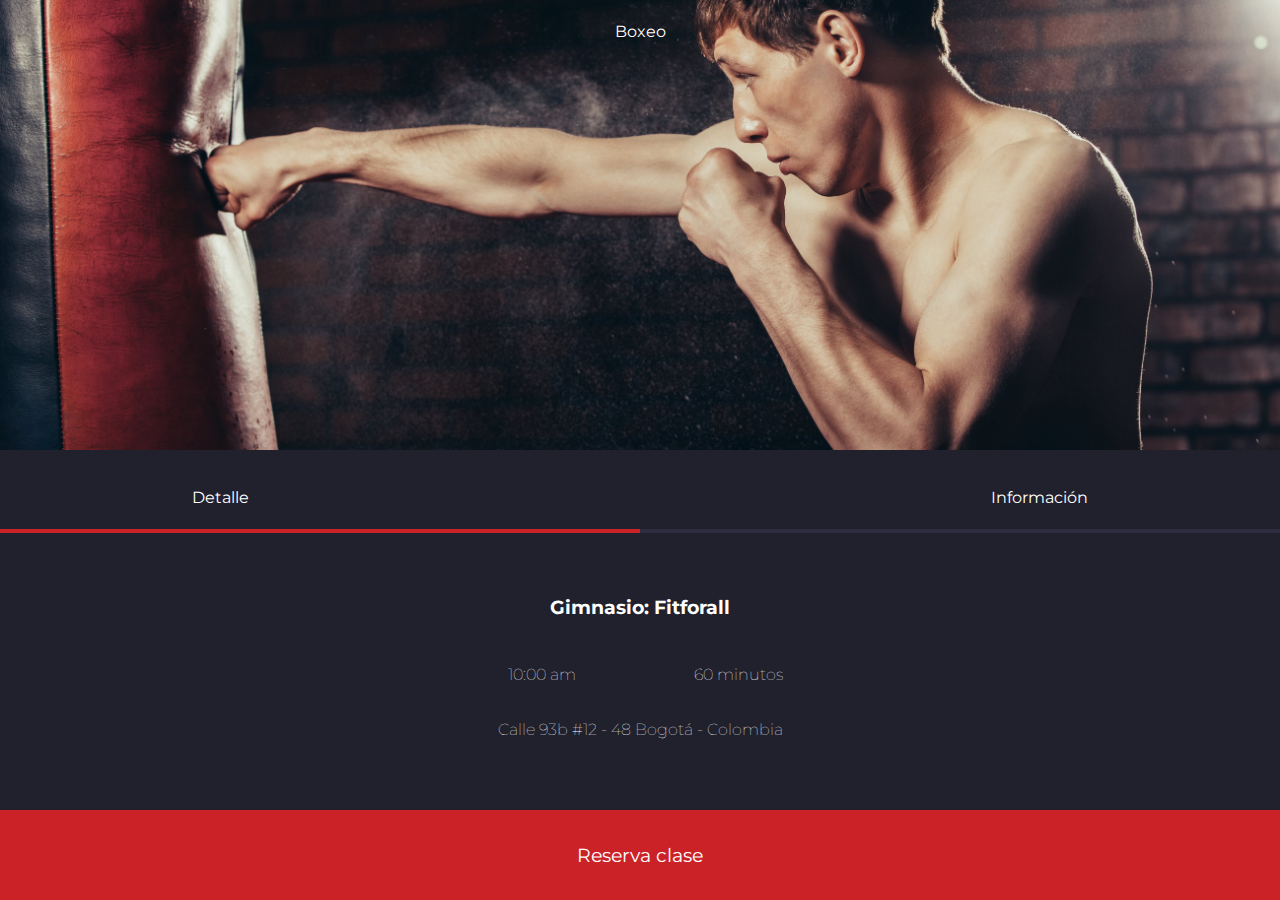
<file: views/class.html>
<!DOCTYPE html>
<html lang="en">
<head>
    <meta charset="UTF-8">
    <meta http-equiv="X-UA-Compatible" content="IE=edge">
    <title>trueBody</title>
    <meta name="viewport" content="width=device-width, initial-scale=1.0">
    <meta http-equiv="X-UA-Compatible" content="ie=edge">
    <link rel="stylesheet" type="text/css" media="screen" href="assets/css/app.css" />
    <link href="https://fonts.googleapis.com/css?family=Montserrat" rel="stylesheet">
    <link rel="stylesheet" href="https://use.fontawesome.com/releases/v5.2.0/css/all.css" integrity="sha384-hWVjflwFxL6sNzntih27bfxkr27PmbbK/iSvJ+a4+0owXq79v+lsFkW54bOGbiDQ" crossorigin="anonymous">
</head>
<body>
    <!-- main container signUp -->
    <div class="main_container_class">
        <div class="picture-header">
            <header class="header_signUp">
                <a href="../views/lessons.html"><i class="fas fa-arrow-left"></i></a>
                <p>Boxeo</p>
                <i></i>
            </header>
        </div>
        <!-- content secundary -->
        <div class="father-taps">
            <div class="taps-content">
                <a href="../views/class.html">Detalle</a>
                <a href="../views/classInfo.html">Información</a>
            </div>
            <div class="line"></div>
            <div class="line-active_class"></div>
        </div>
        <div class="content_class">
            <h3>Gimnasio: Fitforall</h3>
            <div class="father_info">
                <div class="info-class">
                    <div>
                        <i class="fas fa-clock"></i>
                        <p>10:00 am</p>
                    </div>
                    <div>
                        <i class="fas fa-user-clock"></i>
                        <p>60 minutos</p>
                    </div>
                </div>
                <p>Calle 93b #12 - 48 Bogotá - Colombia</p>
            </div>
        </div>
        <a href="#" class="booking_class">Reserva clase</a>
    </div>
    <script src="assets/js/app.js"></script>
</body>
</html>
</file>
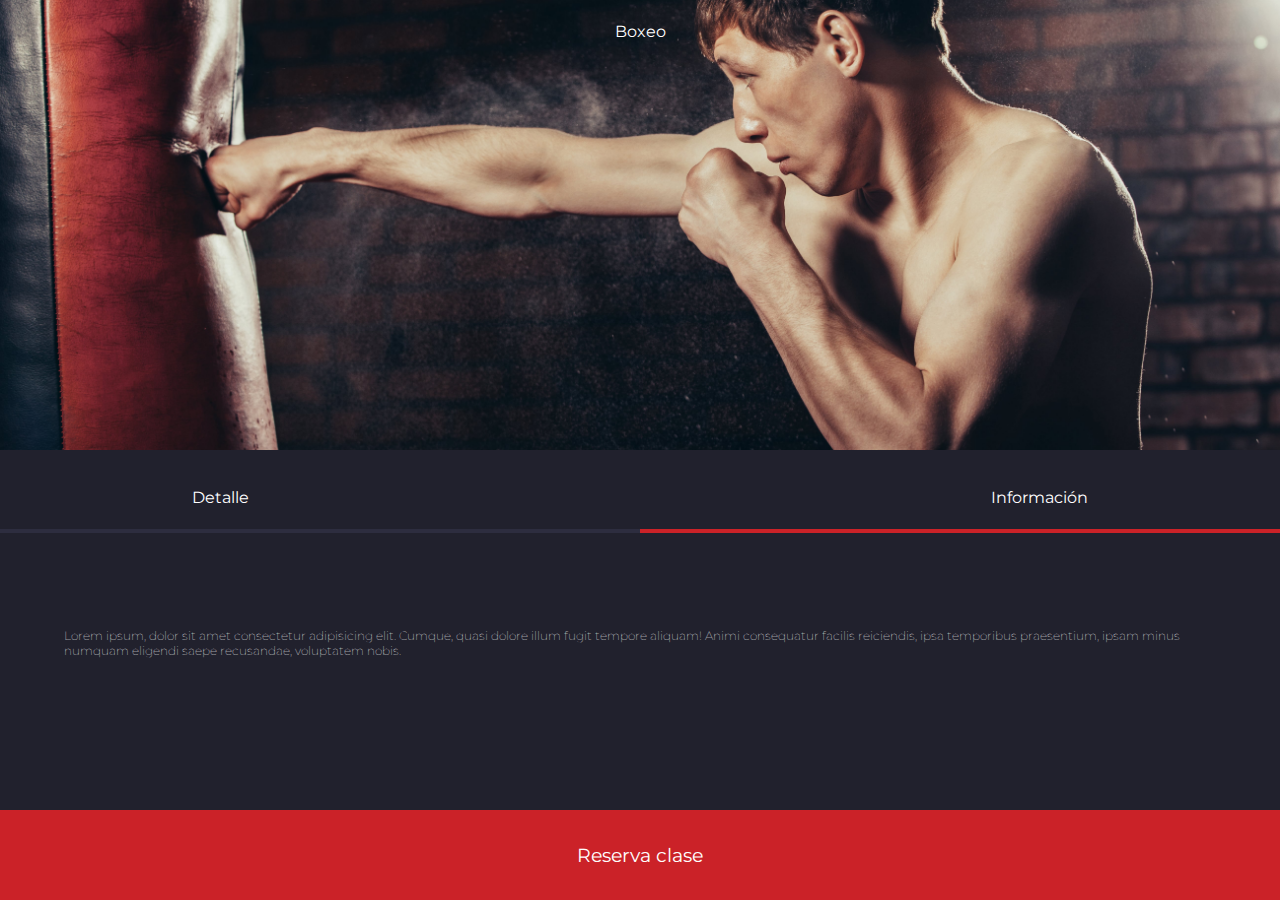
<file: views/classInfo.html>
<!DOCTYPE html>
<html lang="en">
<head>
    <meta charset="UTF-8">
    <meta http-equiv="X-UA-Compatible" content="IE=edge">
    <title>trueBody</title>
    <meta name="viewport" content="width=device-width, initial-scale=1.0">
    <meta http-equiv="X-UA-Compatible" content="ie=edge">
    <link rel="stylesheet" type="text/css" media="screen" href="assets/css/app.css" />
    <link href="https://fonts.googleapis.com/css?family=Montserrat" rel="stylesheet">
    <link rel="stylesheet" href="https://use.fontawesome.com/releases/v5.2.0/css/all.css" integrity="sha384-hWVjflwFxL6sNzntih27bfxkr27PmbbK/iSvJ+a4+0owXq79v+lsFkW54bOGbiDQ" crossorigin="anonymous">
</head>
<body>
    <!-- main container signUp -->
    <div class="main_container_class">
        <div class="picture-header">
            <header class="header_signUp">
                <a href="../views/lessons.html"><i class="fas fa-arrow-left"></i></a>
                <p>Boxeo</p>
                <i></i>
            </header>
        </div>
        <!-- content secundary -->
        <div class="father-taps">
            <div class="taps-content">
                <a href="../views/class.html">Detalle</a>
                <a href="../views/classInfo.html">Información</a>
            </div>
            <div class="line"></div>
            <div class="line-active"></div>
        </div>
        <div class="content_class">
            <div class="content-info">
                <p>Lorem ipsum, dolor sit amet consectetur adipisicing elit. Cumque, quasi dolore illum fugit tempore aliquam! Animi consequatur facilis reiciendis, ipsa temporibus praesentium, ipsam minus numquam eligendi saepe recusandae, voluptatem nobis.</p>
            </div>
        </div>
        <a href="#" class="booking_class">Reserva clase</a>
    </div>
    <script src="assets/js/app.js"></script>
</body>
</html>
</file>
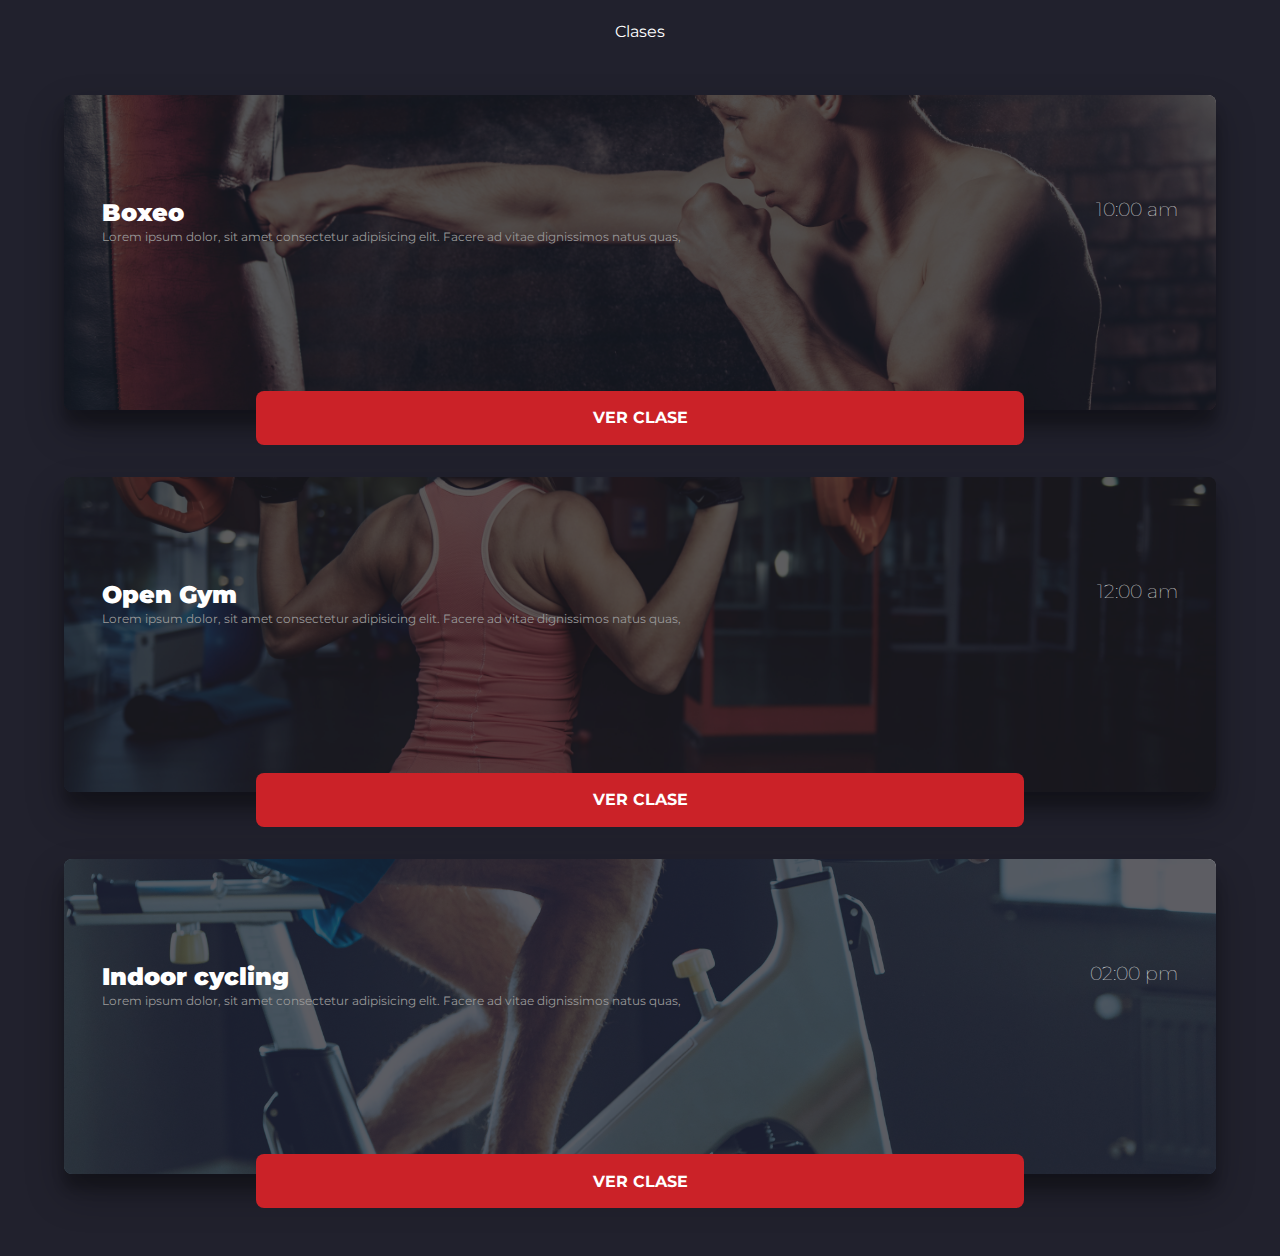
<file: views/lessons.html>
<!DOCTYPE html>
<html lang="en">
<head>
    <meta charset="UTF-8">
    <meta http-equiv="X-UA-Compatible" content="IE=edge">
    <title>true</title>
    <meta name="viewport" content="width=device-width, initial-scale=1.0">
    <meta http-equiv="X-UA-Compatible" content="ie=edge">
    <link rel="stylesheet" type="text/css" media="screen" href="assets/css/app.css" />
    <link href="https://fonts.googleapis.com/css?family=Montserrat" rel="stylesheet">
    <link rel="stylesheet" href="https://use.fontawesome.com/releases/v5.2.0/css/all.css" integrity="sha384-hWVjflwFxL6sNzntih27bfxkr27PmbbK/iSvJ+a4+0owXq79v+lsFkW54bOGbiDQ" crossorigin="anonymous">
</head>
<body>
    <!-- main container signUp -->
    <div class="main_container_lessons">
        <header class="header_lessons">
            <i></i>
            <p>Clases</p>
            <a href="../index.html" class="close"><i class="fas fa-times"></i></a>
        </header>
        <!-- target -->
        <div class="div_target">
            <div class="div_target_filter"></div>
            <div class="subheader_target">
                <h2 class="target_tittle">Boxeo</h2>
                <h3 class="target_light">10:00 am </h3>
            </div>
            <p class="p-target">Lorem ipsum dolor, sit amet consectetur adipisicing elit. Facere ad vitae dignissimos natus quas,</p>
        </div>
        <a href="../views/class.html" class="see_class">VER CLASE</a>
        <!-- target -->
        <div class="div_target2">
            <div class="div_target_filter"></div>
            <div class="subheader_target">
                <h2 class="target_tittle">Open Gym</h2>
                <h3 class="target_light">12:00 am</h3>
            </div>
            <p class="p-target">Lorem ipsum dolor, sit amet consectetur adipisicing elit. Facere ad vitae dignissimos natus quas,</p>
        </div>
        <a href="../views/class.html" class="see_class">VER CLASE</a>
        <!-- target -->
        <div class="div_target3">
            <div class="div_target_filter"></div>
            <div class="subheader_target">
                <h2 class="target_tittle">Indoor cycling</h2>
                <h3 class="target_light">02:00 pm</h3>
            </div>
            <p class="p-target">Lorem ipsum dolor, sit amet consectetur adipisicing elit. Facere ad vitae dignissimos natus quas,</p>
        </div>
        <a href="../views/class.html" class="see_class">VER CLASE</a>

    </div>
    <script src="assets/js/app.js"></script>
</body>
</html>
</file>
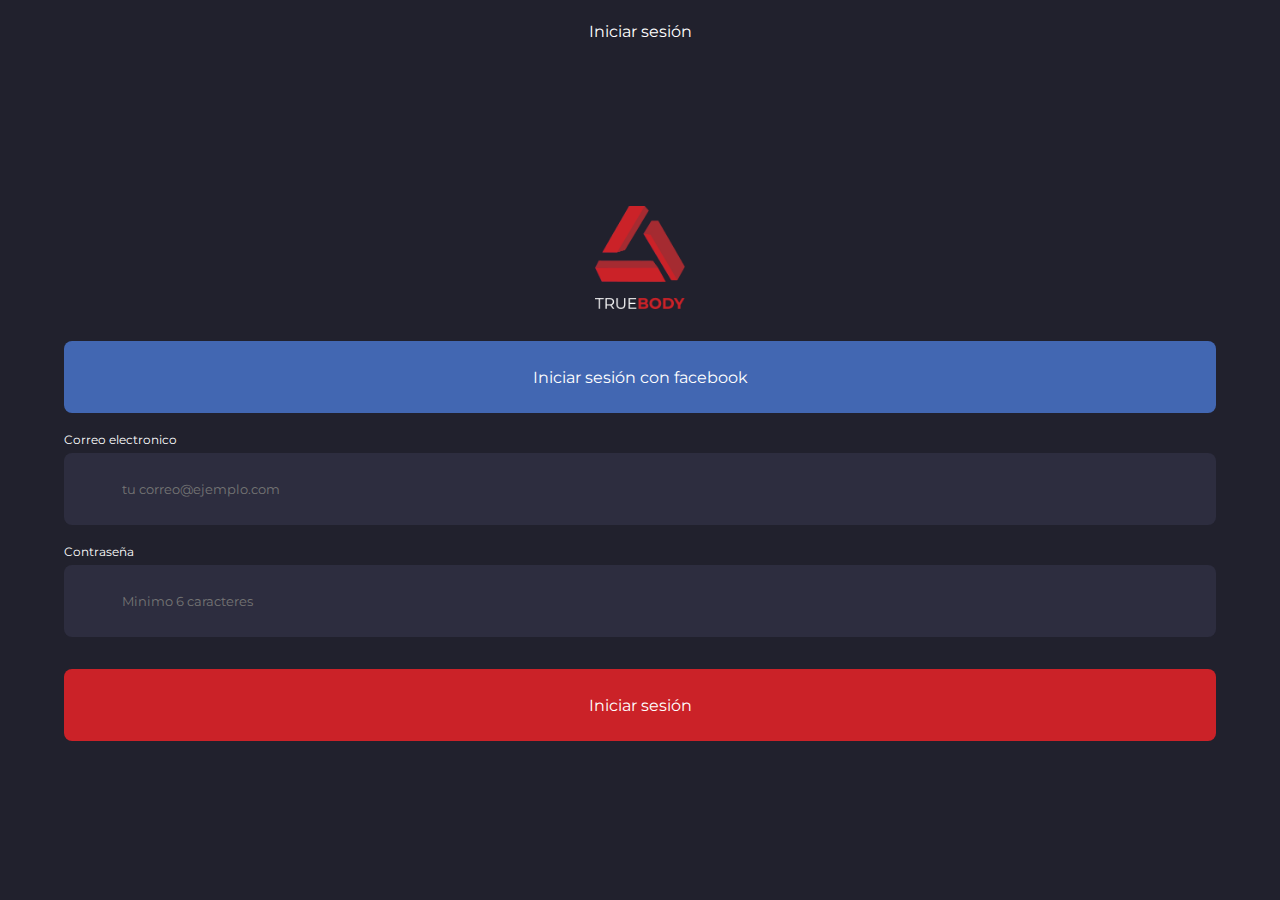
<file: views/signIn.html>
<!DOCTYPE html>
<html lang="en">
<head>
    <meta charset="UTF-8">
    <meta http-equiv="X-UA-Compatible" content="IE=edge">
    <title>trueBody</title>
    <meta name="viewport" content="width=device-width, initial-scale=1.0">
    <meta http-equiv="X-UA-Compatible" content="ie=edge">
    <link rel="stylesheet" type="text/css" media="screen" href="assets/css/app.css" />
    <link href="https://fonts.googleapis.com/css?family=Montserrat" rel="stylesheet">
    <link rel="stylesheet" href="https://use.fontawesome.com/releases/v5.2.0/css/all.css" integrity="sha384-hWVjflwFxL6sNzntih27bfxkr27PmbbK/iSvJ+a4+0owXq79v+lsFkW54bOGbiDQ" crossorigin="anonymous">
</head>
<body>
    <!-- main container signUp -->
    <div class="main_container_signUp">
        <header class="header_signUp">
            <a href="../index.html"><i class="fas fa-arrow-left"></i></a>
            <p>Iniciar sesión</p>
            <i></i>
        </header>
        <!-- content signUp -->
        <div class="content_signUp">
            <img src="assets/images/TrueBody-blanco-8.png" alt="">
            <a href="#" class="signUp_with_facebook">Iniciar sesión con facebook</a>
            <form action="" class="form_signUp">
                <div>
                    <label for="" class="label_signUp">Correo electronico</label>
                    <input type="email" placeholder="tu correo@ejemplo.com" class="input_signUp">
                </div>
                <div>
                    <label for="" class="label_signUp">Contraseña</label>
                    <input type="password" placeholder="Minimo 6 caracteres" class="input_signUp">
                </div>
                <a href="../views/lessons.html" class="sendData">Iniciar sesión</a>
            </form>
        </div>
    </div>
    <script src="assets/js/app.js"></script>
</body>
</html>
</file>
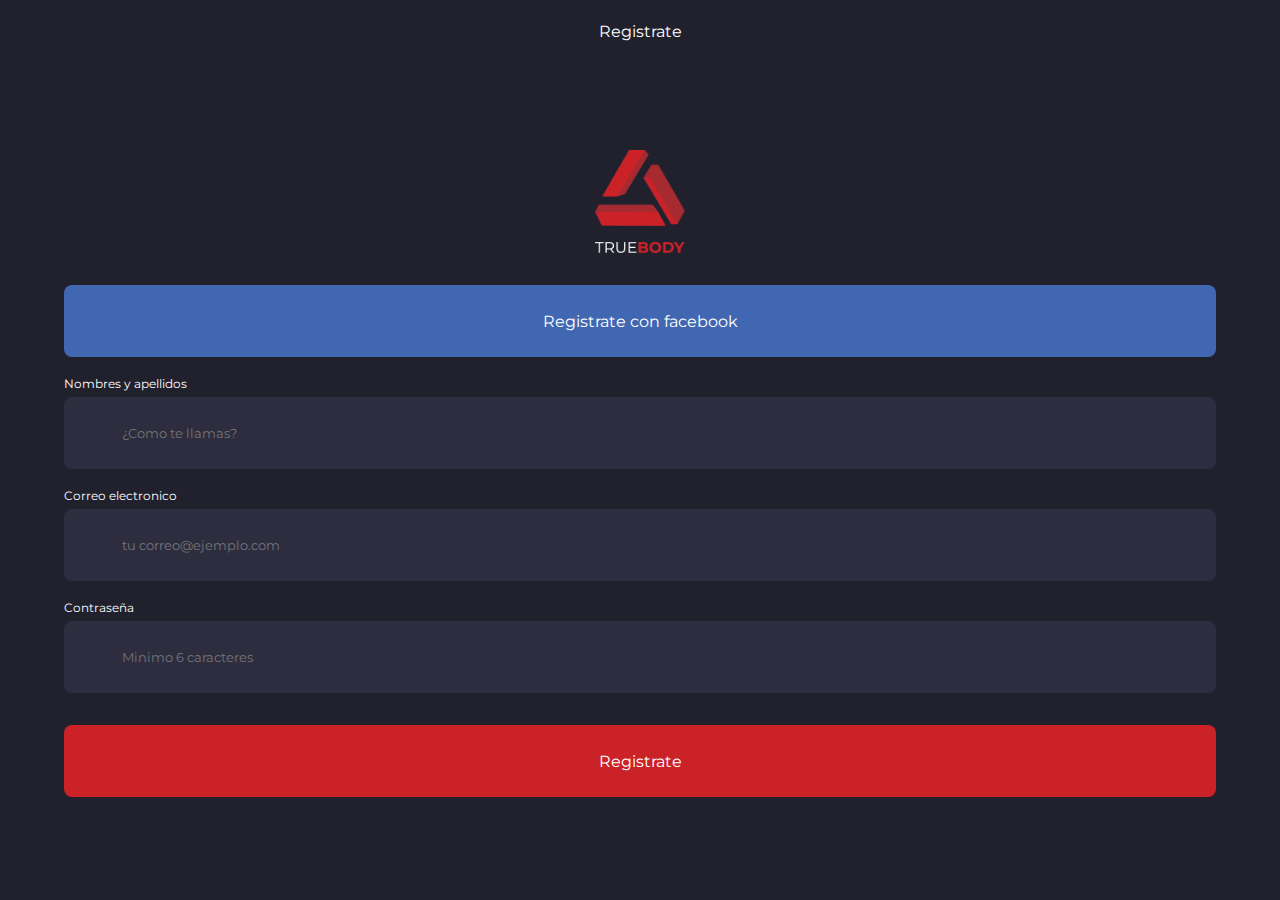
<file: views/signUp.html>
<!DOCTYPE html>
<html lang="en">
<head>
    <meta charset="UTF-8">
    <meta http-equiv="X-UA-Compatible" content="IE=edge">
    <title>trueBody</title>
    <meta name="viewport" content="width=device-width, initial-scale=1.0">
    <meta http-equiv="X-UA-Compatible" content="ie=edge">
    <link rel="stylesheet" type="text/css" media="screen" href="assets/css/app.css" />
    <link href="https://fonts.googleapis.com/css?family=Montserrat" rel="stylesheet">
    <link rel="stylesheet" href="https://use.fontawesome.com/releases/v5.2.0/css/all.css" integrity="sha384-hWVjflwFxL6sNzntih27bfxkr27PmbbK/iSvJ+a4+0owXq79v+lsFkW54bOGbiDQ" crossorigin="anonymous">
</head>
<body>
    <!-- main container signUp -->
    <div class="main_container_signUp">
        <header class="header_signUp">
            <a href="../index.html"><i class="fas fa-arrow-left"></i></a>
            <p>Registrate</p>
            <i></i>
        </header>
        <!-- content signUp -->
        <div class="content_signUp">
            <img src="assets/images/TrueBody-blanco-8.png" alt="">
            <a href="#" class="signUp_with_facebook">Registrate con facebook</a>
            <form action="" class="form_signUp">
                <div>
                    <label for="" class="label_signUp">Nombres y apellidos</label>
                    <input type="text" placeholder="¿Como te llamas?" class="input_signUp">
                </div>
                <div>
                    <label for="" class="label_signUp">Correo electronico</label>
                    <input type="email" placeholder="tu correo@ejemplo.com" class="input_signUp">
                </div>
                <div>
                    <label for="" class="label_signUp">Contraseña</label>
                    <input type="password" placeholder="Minimo 6 caracteres" class="input_signUp">
                </div>
                <a href="../views/lessons.html" class="sendData">Registrate</a>
            </form>
        </div>
    </div>
    <script src="assets/js/app.js"></script>
</body>
</html>
</file>
<file: views/assets/css/app.css>
/* Init styles app trueBody */
/* base */
*{
    padding: 0;
    margin: 0;
}
/* main container styles */
.main_container{
    height: 100vh;
    outline: none;
}
/* secondary container styles */
.sedondary_container_Filter{
    background-color:#181821;
    width: 100%;
    height: 91vh;
    opacity: 0.8;
    display: flex;
    justify-content: center;
    align-items: center;
}
.sedondary_container{
    width: 100%;
    background-image: url('../images/3548.jpg');
    background-position: left;
    background-size: cover;
    height: 91vh;
    display: flex;
    justify-content: center;
    align-items: center;
}
.sedondary_container img{
    position: absolute;
    color:white;
    width:140px;
    height: auto;
    margin-left: 2%;
}
/* buttons */
.buttons_container{
    width: 100%;
    height: 9vh;
    display: flex;
    justify-content: space-around;
    align-items: center;
    font-family: 'Montserrat', sans-serif;
}
.signIn,.signUp{
    width: 50%;
    height: 9vh;
    display: flex;
    justify-content: center;
    align-items: center;
    text-decoration: none;
    cursor: pointer;
}
.signUp{
    background-color: #fff;
    color: #222;
}
.signIn{
    background-color: #cb2228;
    color: #fff;
}
/* signUp styles*/
.main_container_signUp{
    background-color: #21212d;
    width: 100%;
    height: 100vh;
    font-family: 'Montserrat', sans-serif;
}
.header_signUp,.header_lessons{
    width: 100%;
    display: flex;
    justify-content: space-between;
    align-items: center;
    height: 7vh;
    color: white;
}
.header_lessons{
    width: 90%;
}
.header_signUp i,.header_lessons i{
    margin-left: 1rem;
    color: white;
}
.header_signUp{
    color: white;
}
/* content signUp */
.content_signUp{ 
    width: 100%;
    height: 93vh;
    display: flex;
    justify-content: center;
    align-items: center;
    flex-direction: column;
}
.content_signUp img{ 
    width: 90px;
    height: auto;
    margin-bottom: 2rem;
}
.signUp_with_facebook,.sendData{
    width: 90%;
    height: 8vh;
    background-color: #4267b2;
    text-decoration: none;
    display: flex;
    justify-content: center;
    align-items: center;
    border-radius: 8px;
    color: white;
    margin-bottom: 1rem;
    cursor: pointer;
}
.form_signUp{
    width: 90%;
    height: auto;
}
.label_signUp{
    font-size: 12px;
    color: white;
}
.input_signUp{
    width: 95%;
    background-color: #2d2d3f;
    border: none;
    font-family: 'Montserrat', sans-serif;
    height: 8vh;
    padding-left: 5%;
    border-radius: 8px;
    outline: none;
    color: white;
    margin-top: 5px;
    margin-bottom: 1rem;
}
.sendData{
    width: 100%;
    background-color: #cb2228;
    margin-top: 1rem;
}
/* lessons */
.main_container_lessons{
    background-color: #21212d;
    width: 100%;
    height: auto;
    font-family: 'Montserrat', sans-serif;
    display: flex;
    justify-content: center;
    align-items: center;
    flex-direction: column;
    padding-bottom:3rem;
}
/* target */
.div_target,.div_target2,.div_target3{
    width: 90%;
    height: 35vh;
    background-image: url('../images/shutterstock_306558839.jpg');
    background-position: left;
    background-size: cover;
    border-radius: 8px;
    margin-top: 2rem;
    display: flex;
    justify-content: center;
    align-items: center;
    flex-direction: column;
    box-shadow: 0 19px 38px rgba(0, 0, 0, 0.30), 0 15px 12px rgba(0, 0, 0, 0.22);
}
.div_target2{ 
    background-image: url('../images/shutterstock_349474079.jpg');
}
.div_target3{ 
    background-image: url('../images/shutterstock_390234931.jpg');
}
.div_target_filter{
    background-color:#181821;
    width: 100%;
    height: 35vh;
    opacity: 0.7;
    border-radius: 8px;
}
.p-target{
    position: absolute;
    width: 84%;
    font-size:12px;
    color: #999;
    margin-top: -2rem;
}
.subheader_target{
    width: 84%;
    position: absolute;
    display: flex;
    justify-content: space-between;
    color: white;
    margin-top: -5rem;
}
.target_tittle{
    font-weight: bold;
    font-weight: 900;
}
.target_light{
    font-weight: lighter;
}
.see_class{
    background-color: #cb2228;
    height: 6vh;
    width: 60%;
    display: flex;
    justify-content: center;
    align-items: center;
    text-decoration: none;
    font-weight: bold;
    color: white;
    border-radius: 8px;
    margin-top: -1.2rem;
    z-index: 5;
}
/* class */
.main_container_class{
    width: 100%;
    font-family: 'Montserrat', sans-serif;
    height: 100vh;
}
.picture-header{
    width: 100%;
    height: 50vh;
    background-image: url('../images/shutterstock_306558839.jpg');
    background-position:center;
    background-size: cover;
}
.content_class{
    background-color: #21212d;
    width: 100%;
    color: white;
    display: flex;
    justify-content: center;
    align-items: center;
    flex-direction: column;
    margin-top: -1vh;
    height: 30vh;
}
.content_class p{
    font-weight: lighter;
}
.booking_class{
    height: 10vh;
    width: 100%;
    display: flex;
    justify-content: center;
    align-items: center;
    background-color: #cb2228;
    text-decoration: none;
    color: white;
    font-size: 19px;
}
.father-taps{
    width: 100%;
    height: 11vh;
    background-color: #21212d;
    display: flex;
    justify-content: center;
    align-items: center;
    flex-direction: column;
    border: none;
}
.taps-content{ 
    width:70%;
    height: 7vh;
    display: flex;
    justify-content: space-between;
    align-items: center;
    background-color: #21212d;
}
.taps-content a{
    color: white;
    text-decoration: none;
}
.content_class h3{
    height: 7vh;
    margin-top: -1rem;
    margin-bottom: 1rem;
}
.info-class{
    display: flex;
    height: 10vh;
    align-items: center;
    justify-content: space-between;
}
.info-class div{
    display: flex;
}
.info-class p{
    margin-left: 10px;
    font-weight: lighter;
}
.line{
    width: 100%;
    background-color:#2d2d3f;
    height: 4px;
    margin-bottom: 1rem;
}
.content-info{
    display: flex;
    justify-content: center;
    align-items: center;
    width: 90%;
    font-size: 12px;
    margin-top: -4rem;
}
.father_info{
    margin-top: -5vh;
}
/* active */
.line-active{
    width: 50%;
    background-color: #cb2228;
    height: 4px;
    margin-top: -1.2rem;
    margin-left: 50%;
}
.line-active_class{
    width: 50%;
    background-color: #cb2228;
    height: 4px;
    margin-top: -1.2rem;
    margin-right: 50%;
}
/* preloader */
.loader-page {
    position: fixed;
    z-index: 25000;
    background: rgb(255, 255, 255);
    left: 0px;
    top: 0px;
    height: 100%;
    width: 100%;
    display: flex;
    align-items: center;
    justify-content: center;
    transition:all .3s ease;
  }
  .loader-page::before {
    content: "";
    position: absolute;
    border: 2px solid rgb(50, 150, 176);
    width: 60px;
    height: 60px;
    border-radius: 50%;
    box-sizing: border-box;
    border-left: 2px solid rgba(50, 150, 176,0);
    border-top: 2px solid rgba(50, 150, 176,0);
    animation: rotarload 1s linear infinite;
    transform: rotate(0deg);
  }
  @keyframes rotarload {
      0%   {transform: rotate(0deg)}
      100% {transform: rotate(360deg)}
  }
  .loader-page::after {
    content: "";
    position: absolute;
    border: 2px solid rgba(50, 150, 176,.5);
    width: 60px;
    height: 60px;
    border-radius: 50%;
    box-sizing: border-box;
    border-left: 2px solid rgba(50, 150, 176, 0);
    border-top: 2px solid rgba(50, 150, 176, 0);
    animation: rotarload 1s ease-out infinite;
    transform: rotate(0deg);
  }
/* end preloader */
</file>
